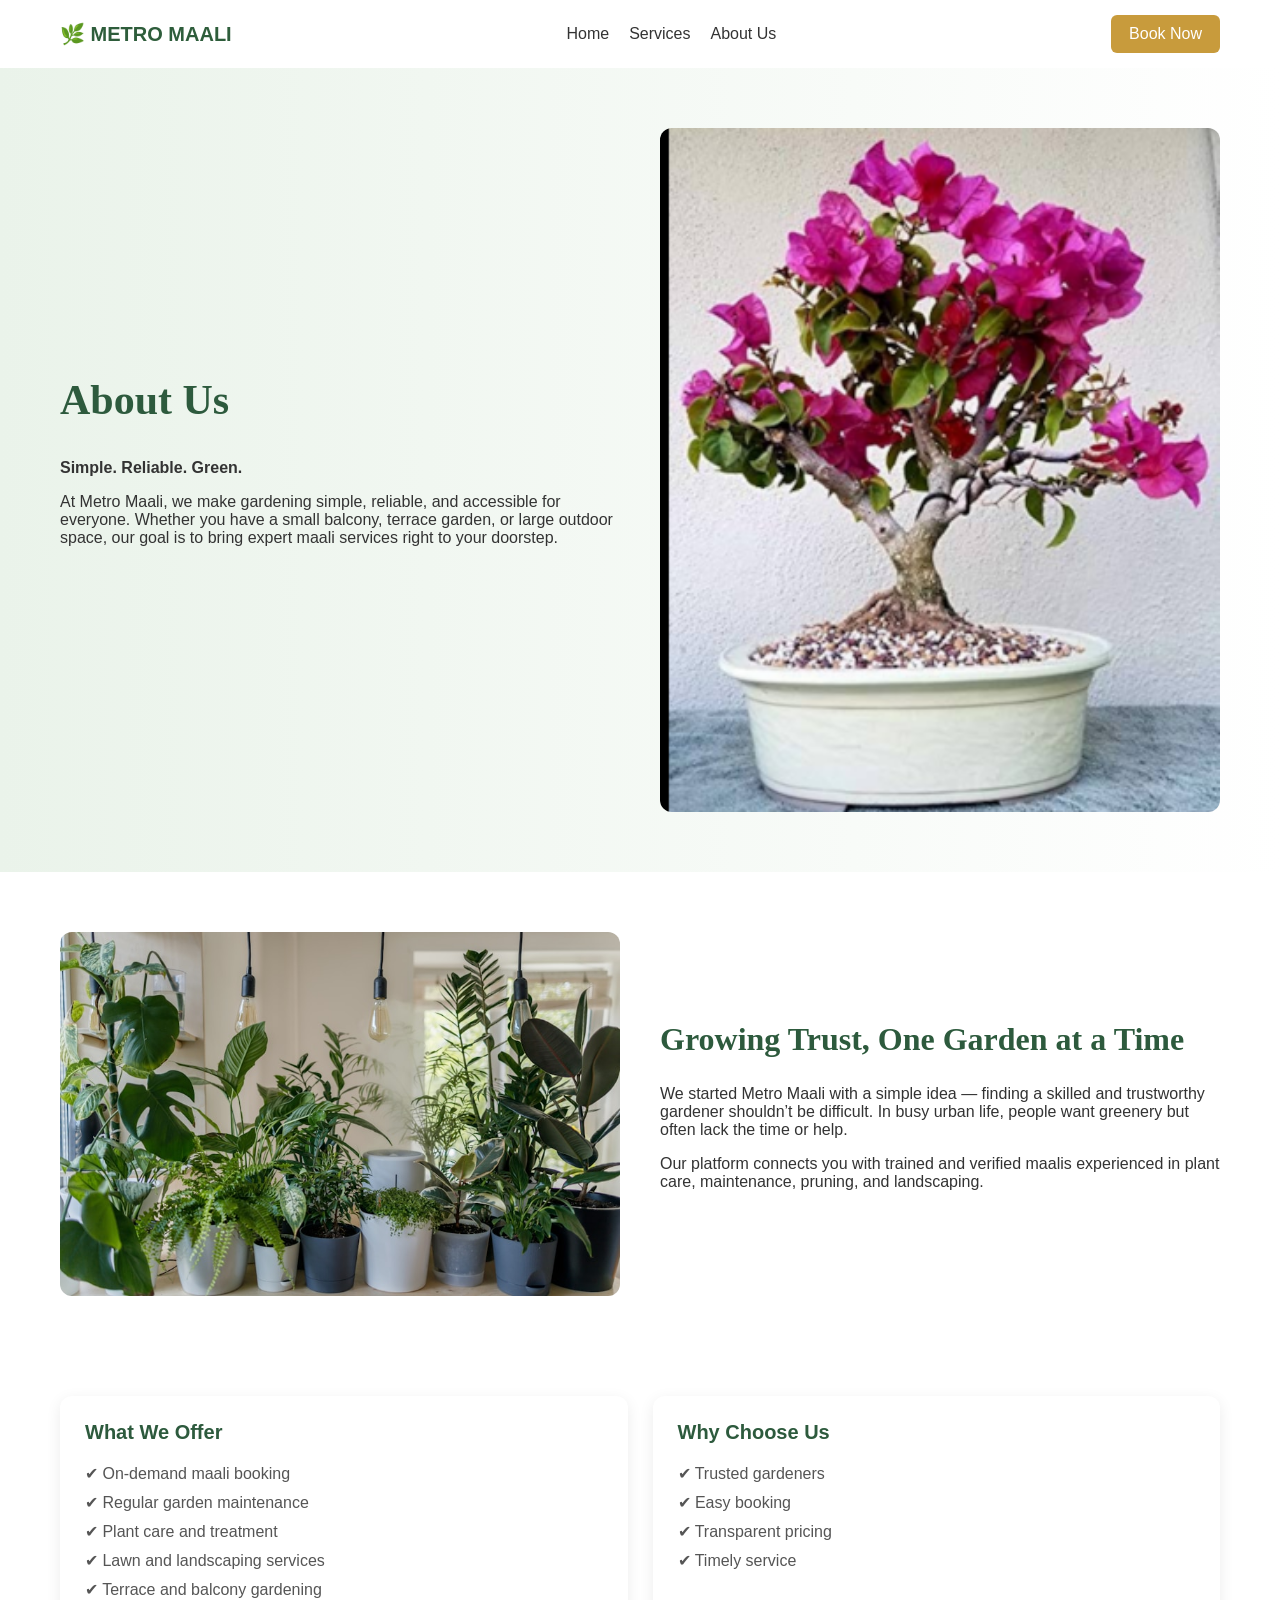
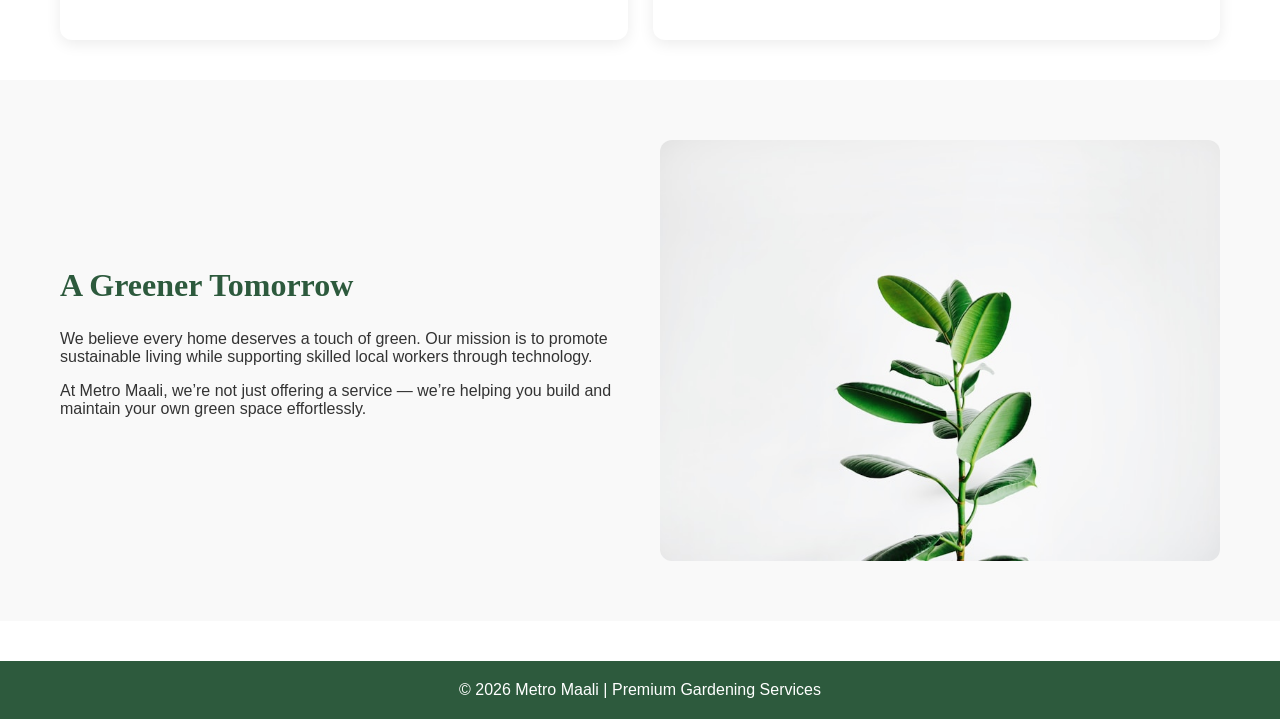
<file: about.html>
<!DOCTYPE html>
<html lang="en">
<head>
<meta charset="UTF-8">
<meta name="viewport" content="width=device-width, initial-scale=1.0">
<title>Metro Maali | About Us</title>
<link rel="stylesheet" href="style.css">

</head>

<body>

<body id="about-pg">
   <div id="header"></div>
<script>
  fetch('header.html')
    .then(response => response.text())
    .then(data => {
      document.getElementById('header').innerHTML = data;
    });
</script>

<!-- HERO -->
<section class="about-hero">
    <div class="hero-text">
        <h1>About Us</h1>
        <p><b>Simple. Reliable. Green.</b></p>
        <p>
            At Metro Maali, we make gardening simple, reliable, and accessible for everyone.
            Whether you have a small balcony, terrace garden, or large outdoor space,
            our goal is to bring expert maali services right to your doorstep.
        </p>
    </div>

    <img src="images\about1.png" alt="Gardening">
</section>

<!-- STORY -->
<section class="about-story">
    <img src="images\about2.jfif" alt="Garden work">

    <div>
        <h2>Growing Trust, One Garden at a Time</h2>

        <p>
            We started Metro Maali with a simple idea — finding a skilled and trustworthy
            gardener shouldn’t be difficult. In busy urban life, people want greenery
            but often lack the time or help.
        </p>

        <p>
            Our platform connects you with trained and verified maalis experienced in
            plant care, maintenance, pruning, and landscaping.
        </p>
    </div>
</section>

<!-- CARDS -->
<section class="cards">

    <div class="card">
        <h3>What We Offer</h3>
        <ul>
            <li>✔ On-demand maali booking</li>
            <li>✔ Regular garden maintenance</li>
            <li>✔ Plant care and treatment</li>
            <li>✔ Lawn and landscaping services</li>
            <li>✔ Terrace and balcony gardening</li>
        </ul>
    </div>

    <div class="card">
        <h3>Why Choose Us</h3>
        <ul>
            <li>✔ Trusted gardeners</li>
            <li>✔ Easy booking</li>
            <li>✔ Transparent pricing</li>
            <li>✔ Timely service</li>
        </ul>
    </div>

</section>

<!-- VISION -->
<section class="about-vision">

    <div>
        <h2>A Greener Tomorrow</h2>

        <p>
            We believe every home deserves a touch of green. Our mission is to promote
            sustainable living while supporting skilled local workers through technology.
        </p>

        <p>
            At Metro Maali, we’re not just offering a service — we’re helping you build
            and maintain your own green space effortlessly.
        </p>
    </div>

    <img src="images\about3.jfif" alt="Plants">

</section>

<div id="footer"></div>
<script>
  fetch('footer.html')
    .then(response => response.text())
    .then(data => {
      document.getElementById('footer').innerHTML = data;
    });
</script>

</body>
</html>
</file>
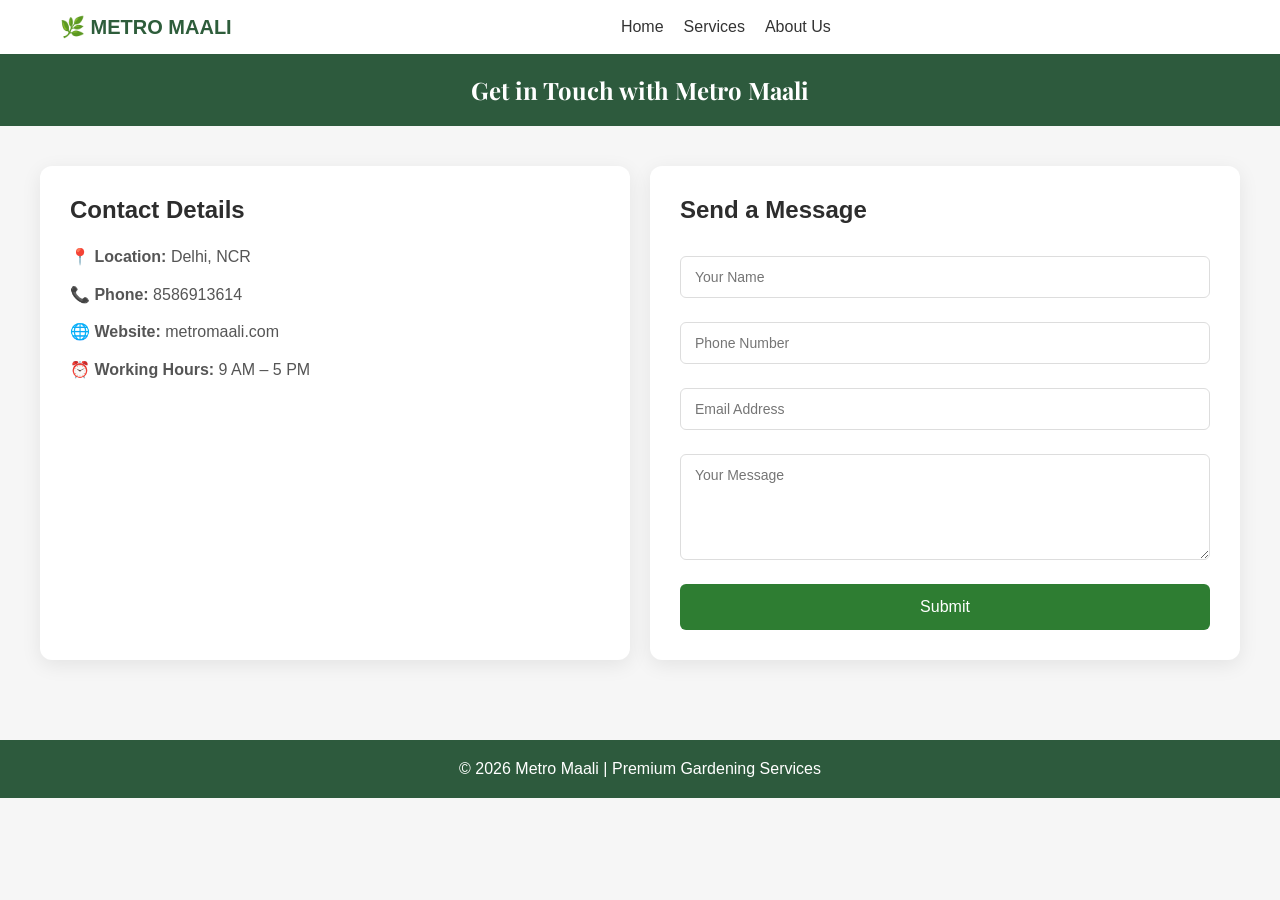
<file: contact.html>
<!DOCTYPE html>
<html lang="en">
<head>
  <meta charset="UTF-8">
  <meta name="viewport" content="width=device-width, initial-scale=1.0">
  <title>Contact Us | Metro Maali</title>
  <link rel="stylesheet" href="style.css">
  <link href="https://fonts.googleapis.com/css2?family=Playfair+Display:wght@500;700&family=Poppins:wght@300;400;500&display=swap" rel="stylesheet">

</head>

<body class="contact-pg">


<div id="header"></div>

<section class="contact-hero">
  <h1>Get in Touch with Metro Maali</h1>
</section>

<div class="container">
  <div class="contact-info">
    <h2>Contact Details</h2>
    <p><strong>📍 Location:</strong> Delhi, NCR</p>
    <p><strong>📞 Phone:</strong> 8586913614</p>
    <p><strong>🌐 Website:</strong> metromaali.com</p>
    <p><strong>⏰ Working Hours:</strong> 9 AM – 5 PM</p>
  </div>

  <div class="contact-form">
    <h2>Send a Message</h2>
    <form id="contactForm" action="https://formspree.io/f/mjgjwzjj" method="POST">
      <input type="text" name="name" placeholder="Your Name" required>
      <input type="tel" name="phone" placeholder="Phone Number" required>
      <input type="email" name="email" placeholder="Email Address" required>
      <textarea name="message" rows="5" placeholder="Your Message" required></textarea>
      <button type="submit" class="submit-btn">Submit</button>
    </form>
  </div>
</div>

<div id="footer"></div>

<!-- Thank You Modal -->
<div id="thankYouModal" class="modal">
  <div class="modal-content">
    <h2>Thank You!</h2>
    <p>Your message has been sent successfully. We'll get back to you soon!</p>
    <button class="modal-btn" onclick="closeModal()">Okay</button>
  </div>
</div>

<script>
  function loadComponent(id, file) {
    fetch(file)
      .then(response => response.text())
      .then(data => {
        document.getElementById(id).innerHTML = data;
      })
      .catch(error => console.error('Error loading ' + file, error));
  }

  loadComponent('header', 'header.html');
  loadComponent('footer', 'footer.html');

  // Form submission handler
  const contactForm = document.getElementById('contactForm');
  
  contactForm.addEventListener('submit', async function(e) {
    e.preventDefault();
    
    const formData = new FormData(this);
    
    try {
      const response = await fetch(this.action, {
        method: 'POST',
        body: formData,
        headers: {
          'Accept': 'application/json'
        }
      });
      
      if (response.ok) {
        // Show thank you modal
        document.getElementById('thankYouModal').style.display = 'flex';
        // Clear the form
        contactForm.reset();
      } else {
        alert('There was an error submitting the form. Please try again.');
      }
    } catch (error) {
      console.error('Error:', error);
      alert('There was an error submitting the form. Please try again.');
    }
  });

  function closeModal() {
    document.getElementById('thankYouModal').style.display = 'none';
  }
</script>

</body>
</html>
</file>
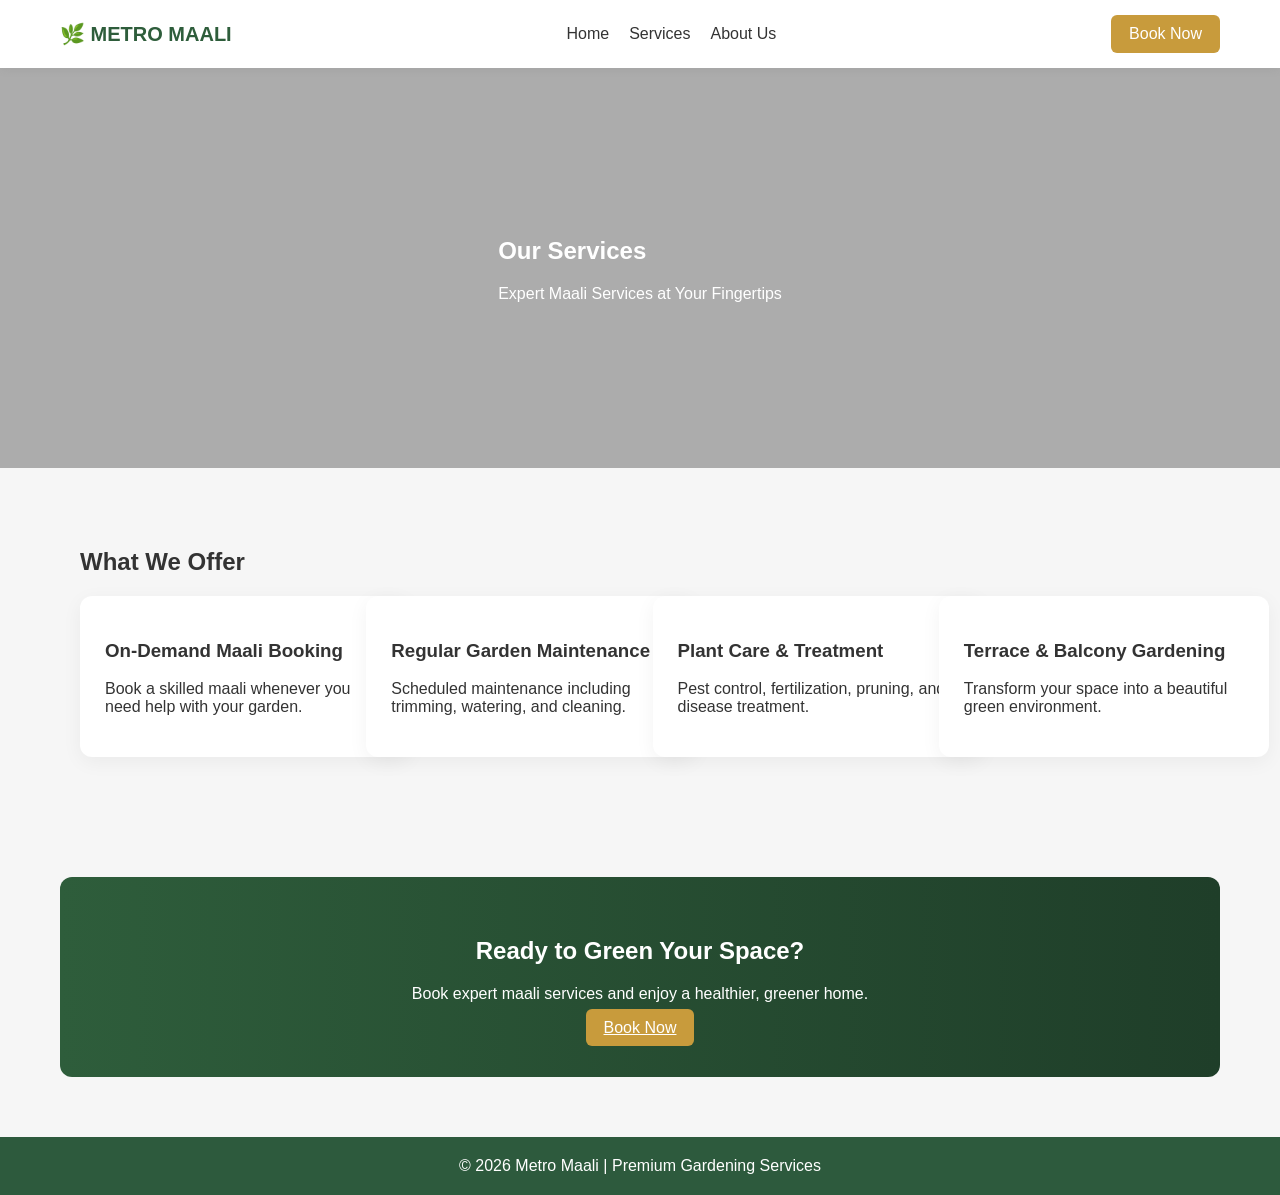
<file: services.html>
<!DOCTYPE html>
<html lang="en">
<head>
<meta charset="UTF-8">
<meta name="viewport" content="width=device-width, initial-scale=1.0">
<title>Metro Maali | Services</title>
<link rel="stylesheet" href="style.css">
</head>

<body id="service-pg">
   <div id="header"></div>
<script>
  fetch('header.html')
    .then(response => response.text())
    .then(data => {
      document.getElementById('header').innerHTML = data;
    });
</script>

<section class="service-hero">
    <div>
        <h1>Our Services</h1>
        <p>Expert Maali Services at Your Fingertips</p>
    </div>
</section>

<section class="section" id="services">
    <h2>What We Offer</h2>

    <div class="service-grid">

        <div class="service-card">
            <h3>On-Demand Maali Booking</h3>
            <p>Book a skilled maali whenever you need help with your garden.</p>
        </div>

        <div class="service-card">
            <h3>Regular Garden Maintenance</h3>
            <p>Scheduled maintenance including trimming, watering, and cleaning.</p>
        </div>

        <div class="service-card">
            <h3>Plant Care & Treatment</h3>
            <p>Pest control, fertilization, pruning, and disease treatment.</p>
        </div>

        <div class="service-card">
            <h3>Terrace & Balcony Gardening</h3>
            <p>Transform your space into a beautiful green environment.</p>
        </div>

    </div>
</section>

<section class="cta-banner">
    <h2>Ready to Green Your Space?</h2>
    <p>Book expert maali services and enjoy a healthier, greener home.</p>
    <a href="contact.html" class="btn">Book Now</a>
</section>

<div id="footer"></div>
<script>
  fetch('footer.html')
    .then(response => response.text())
    .then(data => {
      document.getElementById('footer').innerHTML = data;
    });
</script>

</body>
</html>
</file>
<file: style.css>
/* ================= GLOBAL STYLES ================= */
html {
  scroll-behavior: smooth;
}

body {
  margin: 0;
  font-family: 'Segoe UI', sans-serif;
  background: #f6f6f6;
  color: #333;
}

/* ================= HEADER (COMMON) ================= */
header {
  display: flex;
  align-items: center;
  justify-content: space-between;
  padding: 15px 60px;
  background: #fff;
  box-shadow: 0 2px 10px rgba(0, 0, 0, 0.05);
}

.logo {
  font-weight: bold;
  color: #2e5d3b;
  font-size: 20px;
}

nav {
  display: flex;
  gap: 20px;
  flex: 1;
  justify-content: center;
}

nav a {
  text-decoration: none;
  color: #333;
  font-weight: 500;
}

nav a.active {
  border-bottom: 2px solid #2e5d3b;
}

.btn {
  background: #c89b3c;
  color: #fff;
  padding: 10px 18px;
  border-radius: 6px;
  border: none;
  cursor: pointer;
  white-space: nowrap;
}

.btn:hover {
  background: #a87e2f;
}

.btn-nav {
  background: #c89b3c;
  color: #fff;
  padding: 10px 18px;
  border-radius: 6px;
  border: none;
  cursor: pointer;
  white-space: nowrap;
  text-decoration: none;
  display: inline-block;
  font-weight: 500;
  transition: background 0.3s ease;
}

.btn-nav:hover {
  background: #a87e2f;
}

/* ================= FOOTER ================= */
footer,
.footer {
  text-align: center;
  padding: 20px;
  background: #2d5a3d;
  color: #fff;
  margin-top: 40px;
}

/* ================================================= */
/* ================= HOME PAGE ====================== */
/* ================================================= */

#home-pg .hero {
  height: 90vh;
  background: url('https://images.unsplash.com/photo-1597262975002-c5c3b14bbd62') center/cover no-repeat;

  display: flex;
  align-items: center;
  justify-content: center;
  text-align: center;

  color: #fff;
  position: relative;
  overflow: hidden;
}

#home-pg .hero::after {
  content: "";
  position: absolute;
  top: 0;
  left: 0;
  width: 100%;
  height: 100%;
  background: rgba(0, 0, 0, 0.5);
  z-index: 1;
}

#home-pg .hero-content {
  position: relative;
  z-index: 2;
  max-width: 700px;
}

.hero-buttons {
  margin-top: 20px;
}

.primary {
  background: #c9a14a;
  color: white;
  padding: 12px 25px;
  border-radius: 6px;
  border: none;
  cursor: pointer;
}

.secondary {
  background: #2d5a3d;
  color: white;
  padding: 12px 25px;
  border-radius: 6px;
  border: none;
  cursor: pointer;
}

.features {
  display: flex;
  justify-content: space-around;
  padding: 60px;
  background: #fff;
  flex-wrap: wrap;
}

.feature-box {
  width: 250px;
  padding: 20px;
  text-align: center;
  box-shadow: 0 5px 20px rgba(0, 0, 0, 0.05);
  border-radius: 10px;
}

.services {
  text-align: center;
  padding: 70px 40px;
}

.services h2 {
  font-family: 'Playfair Display', serif;
  font-size: 32px;
  color: #2d5a3d;
}

.services p {
  color: #666;
}

.service-grid {
  display: flex;
  gap: 20px;
  justify-content: center;
  flex-wrap: wrap;
}

.service-card {
  width: 280px;
  background: white;
  border-radius: 10px;
  overflow: hidden;
  box-shadow: 0 5px 20px rgba(0, 0, 0, 0.05);
}

.service-card img {
  width: 100%;
  height: 180px;
  object-fit: cover;
}

.service-card h4 {
  padding: 15px;
}

/* ================================================= */
/* ================= ABOUT PAGE ===================== */
/* ================================================= */

#about-pg {
  background: #fff;
}

.about-hero {
  display: grid;
  grid-template-columns: 1fr 1fr;
  gap: 40px;
  align-items: center;
  padding: 60px;
  background: linear-gradient(to right, #eaf3ea, #ffffff);
}

.about-hero .hero-text h1 {
  font-family: 'Playfair Display', serif;
  font-size: 42px;
  font-weight: 700;
  color: #2d5a3d;
  margin-top: 0;
}

.about-hero img {
  width: 100%;
  border-radius: 12px;
}

.about-story {
  display: grid;
  grid-template-columns: 1fr 1fr;
  gap: 40px;
  align-items: center;
  padding: 60px;
}

.about-story img {
  width: 100%;
  border-radius: 12px;
}

.about-story h2 {
  font-family: 'Playfair Display', serif;
  font-size: 32px;
  font-weight: 700;
  color: #2d5a3d;
  margin-top: 0;
}

.cards {
  display: grid;
  grid-template-columns: repeat(auto-fit, minmax(280px, 1fr));
  gap: 25px;
  padding: 40px 60px;
}

.card {
  background: #fff;
  padding: 25px;
  border-radius: 12px;
  box-shadow: 0 4px 15px rgba(0, 0, 0, 0.08);
}

.card h3 {
  color: #2d5a3d;
  margin-top: 0;
  font-size: 20px;
}

.card ul {
  list-style: none;
  padding: 0;
}

.card li {
  margin: 10px 0;
  color: #555;
}

.about-vision {
  display: grid;
  grid-template-columns: 1fr 1fr;
  gap: 40px;
  align-items: center;
  padding: 60px;
  background: #f9f9f9;
}

.about-vision h2 {
  font-family: 'Playfair Display', serif;
  font-size: 32px;
  font-weight: 700;
  color: #2d5a3d;
  margin-top: 0;
}

.about-vision img {
  width: 100%;
  border-radius: 12px;
}

/* ================================================= */
/* ================= SERVICES PAGE ================== */
/* ================================================= */

#service-pg .service-hero {
  height: 400px;
  background: linear-gradient(rgba(0, 0, 0, 0.3), rgba(0, 0, 0, 0.3)),
    url('https://images.unsplash.com/photo-1598908314732-07113901949e');
  background-size: cover;
  display: flex;
  align-items: center;
  justify-content: center;
  color: #fff;
}

.section {
  padding: 60px 80px;
}

.service-grid {
  display: grid;
  grid-template-columns: repeat(auto-fit, minmax(260px, 1fr));
  gap: 25px;
}

.service-card {
  background: #fff;
  padding: 25px;
  border-radius: 12px;
}

.learn-more-btn {
  display: inline-block;
  margin-top: 10px;
  background: #2e5d3b;
  color: #fff;
  padding: 8px 12px;
  border-radius: 5px;
}

.cta-banner {
  margin: 60px;
  padding: 40px;
  text-align: center;
  background: linear-gradient(to right, #2e5d3b, #1f3e29);
  color: #fff;
  border-radius: 12px;
}

/* ================================================= */
/* ================= CONTACT PAGE =================== */
/* ================================================= */

.contact-pg header .btn-nav {
  display: none;
}

.contact-pg .contact-hero {
  padding: 20px 20px;
  text-align: center;
  background: #2d5a3d;
  color: white;
}


.contact-pg .contact-hero h1 {
  font-family: 'Playfair Display', serif;
  margin: 0;
}

.container {
  display: flex;
  gap: 20px;
  padding: 40px;
}

.contact-info,
.contact-form {
  width: 48%;
  background: #fff;
  padding: 30px;
  border-radius: 12px;
  box-shadow: 0 5px 20px rgba(0, 0, 0, 0.08);
}

.contact-info h2,
.contact-form h2 {
  color: #2d2d2d;
  margin-top: 0;
  margin-bottom: 20px;
  font-size: 24px;
  font-weight: 600;
}

.contact-info p {
  margin: 12px 0;
  line-height: 1.6;
  color: #555;
}

input,
textarea {
  width: 100%;
  padding: 12px 14px;
  margin: 12px 0;
  border: 1px solid #ddd;
  border-radius: 6px;
  font-family: inherit;
  font-size: 14px;
  box-sizing: border-box;
  transition: border-color 0.3s;
}

input:focus,
textarea:focus {
  outline: none;
  border-color: #2d5a3d;
  box-shadow: 0 0 0 3px rgba(45, 90, 61, 0.1);
}

.submit-btn {
  width: 100%;
  padding: 14px;
  margin-top: 8px;
  background: #2e7d32;
  color: white;
  border: none;
  border-radius: 6px;
  font-size: 16px;
  font-weight: 500;
  cursor: pointer;
  transition: background 0.3s ease;
}

.submit-btn:hover {
  background: #1f5f22;
}

/* ================= MODAL ================= */
.modal {
  display: none;
  position: fixed;
  z-index: 1000;
  left: 0;
  top: 0;
  width: 100%;
  height: 100%;
  background-color: rgba(0, 0, 0, 0.4);
  align-items: center;
  justify-content: center;
}

.modal-content {
  background-color: #fff;
  padding: 40px;
  border-radius: 12px;
  text-align: center;
  max-width: 400px;
  box-shadow: 0 5px 30px rgba(0, 0, 0, 0.3);
  animation: slideDown 0.3s ease-out;
}

.modal-content h2 {
  color: #2d5a3d;
  margin-top: 0;
  font-size: 28px;
  font-weight: 600;
}

.modal-content p {
  color: #555;
  font-size: 16px;
  line-height: 1.6;
  margin: 20px 0;
}

.modal-btn {
  background: #2e7d32;
  color: white;
  padding: 12px 30px;
  border: none;
  border-radius: 6px;
  font-size: 16px;
  font-weight: 500;
  cursor: pointer;
  transition: background 0.3s ease;
}

.modal-btn:hover {
  background: #1f5f22;
}

@keyframes slideDown {
  from {
    opacity: 0;
    transform: translateY(-30px);
  }

  to {
    opacity: 1;
    transform: translateY(0);
  }
}

/* ================= RESPONSIVE ================= */
@media (max-width: 768px) {
  header {
    flex-direction: column;
    padding: 20px;
  }

  nav {
    flex-wrap: wrap;
  }

  .container {
    flex-direction: column;
  }

  .contact-info,
  .contact-form {
    width: 100%;
  }

  .section {
    padding: 40px 20px;
  }

  .about-hero,
  .about-story,
  .about-vision {
    grid-template-columns: 1fr;
    padding: 40px 20px;
  }

  .cards {
    padding: 40px 20px;
  }

  .service-grid {
    grid-template-columns: 1fr;
  }
}
</file>
